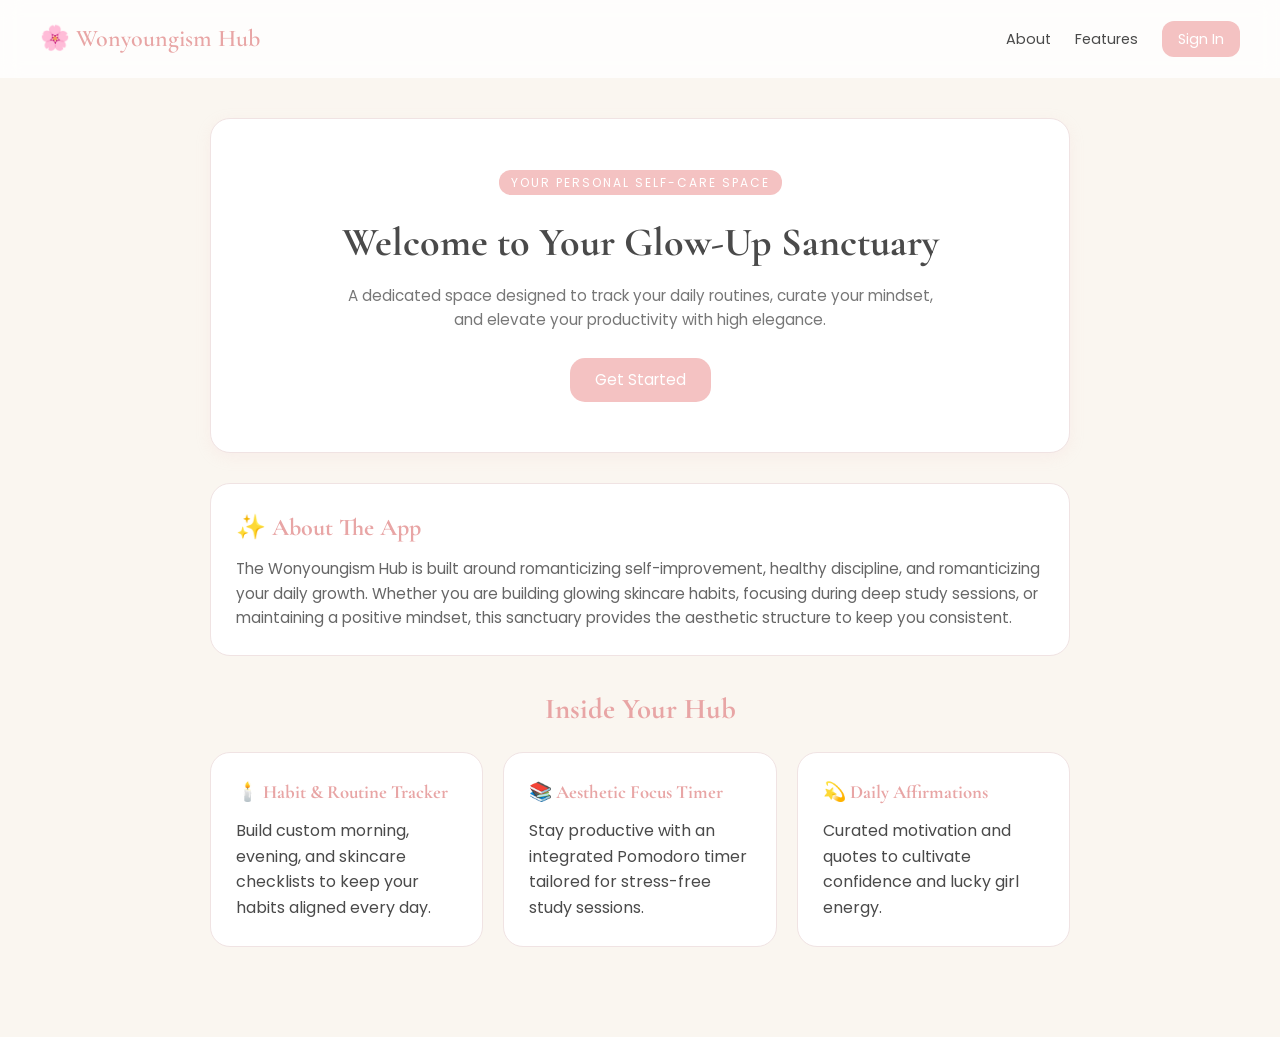
<file: index.html>
<!DOCTYPE html>
<html lang="en">
<head>
    <meta charset="UTF-8">
    <meta name="viewport" content="width=device-width, initial-scale=1.0">
    <title>Wonyoungism Sanctuary — Welcome</title>
    <link rel="stylesheet" href="styles.css">
    <link rel="preconnect" href="https://fonts.googleapis.com">
    <link rel="preconnect" href="https://fonts.gstatic.com" crossorigin>
    <link href="https://fonts.googleapis.com/css2?family=Cormorant+Garamond:ital,wght@0,400;0,600;1,400&family=Poppins:wght@300;400;500&display=swap" rel="stylesheet">
</head>
<body>

    <header>
        <div class="logo">🌸 Wonyoungism Hub</div>
        <nav>
            <a href="#about">About</a>
            <a href="#features">Features</a>
            <a href="signin.html" class="nav-btn">Sign In</a>
        </nav>
    </header>

    <main class="container">
        <section class="hero">
            <span class="tag">Your Personal Self-Care Space</span>
            <h1>Welcome to Your Glow-Up Sanctuary</h1>
            <p class="subtitle">A dedicated space designed to track your daily routines, curate your mindset, and elevate your productivity with high elegance.</p>
            <div style="margin-top: 25px;">
                <a href="signin.html" class="btn">Get Started</a>
            </div>
        </section>

        <section id="about" class="card info-section">
            <h2>✨ About The App</h2>
            <p>
                The Wonyoungism Hub is built around romanticizing self-improvement, healthy discipline, and romanticizing your daily growth. Whether you are building glowing skincare habits, focusing during deep study sessions, or maintaining a positive mindset, this sanctuary provides the aesthetic structure to keep you consistent.
            </p>
        </section>

        <section id="features" style="margin-top: 30px;">
            <h2 style="font-family: var(--font-heading); font-size: 1.8rem; text-align: center; margin-bottom: 20px; color: var(--soft-rose);">Inside Your Hub</h2>
            <div class="grid">
                <div class="card">
                    <h3>🕯️ Habit & Routine Tracker</h3>
                    <p>Build custom morning, evening, and skincare checklists to keep your habits aligned every day.</p>
                </div>
                <div class="card">
                    <h3>📚 Aesthetic Focus Timer</h3>
                    <p>Stay productive with an integrated Pomodoro timer tailored for stress-free study sessions.</p>
                </div>
                <div class="card">
                    <h3>💫 Daily Affirmations</h3>
                    <p>Curated motivation and quotes to cultivate confidence and lucky girl energy.</p>
                </div>
            </div>
        </section>
    </main>

</body>
</html>
</file>
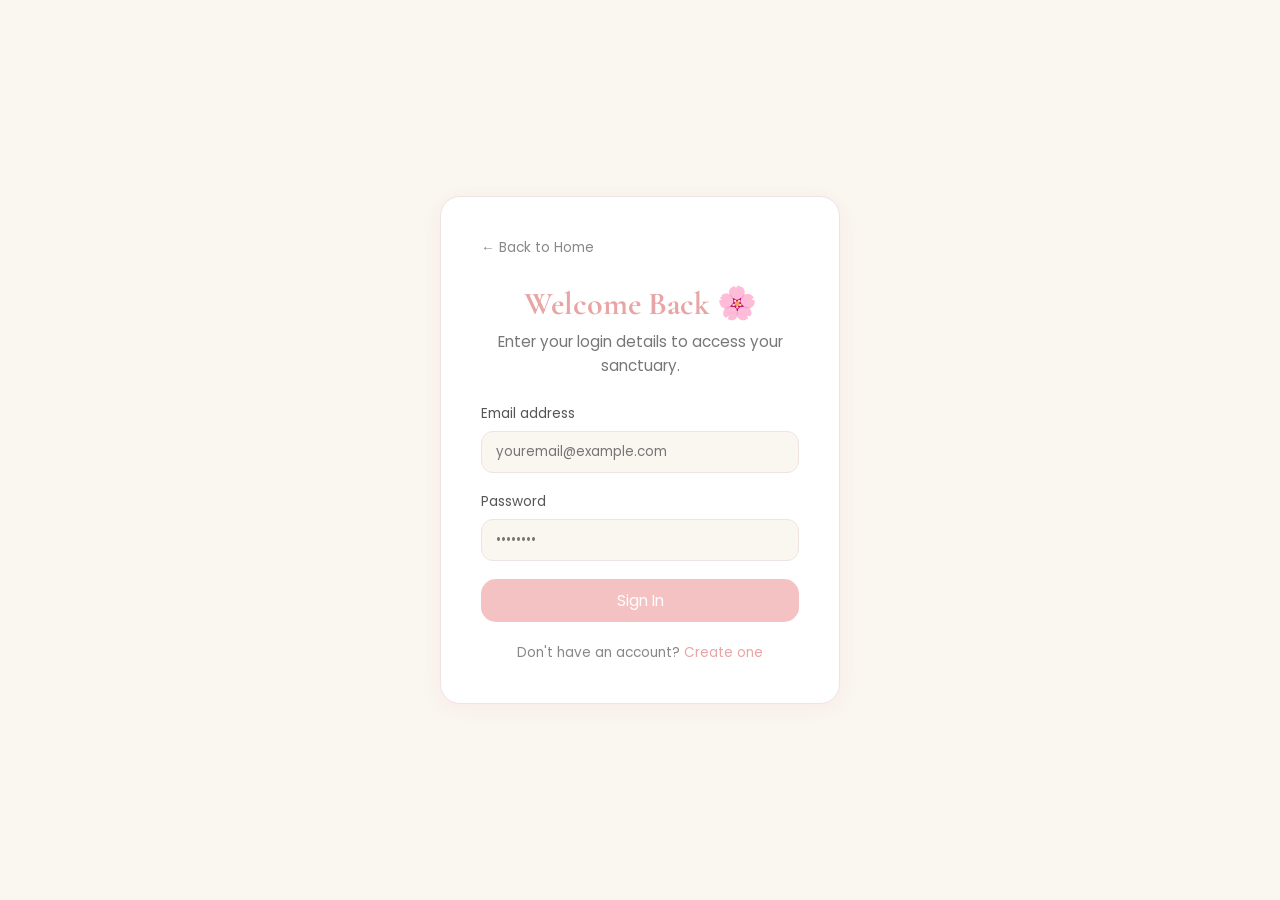
<file: signin.html>
<!DOCTYPE html>
<html lang="en">
<head>
    <meta charset="UTF-8">
    <meta name="viewport" content="width=device-width, initial-scale=1.0">
    <title>Sign In — Wonyoungism Sanctuary</title>
    <link rel="stylesheet" href="styles.css">
    <link rel="preconnect" href="https://fonts.googleapis.com">
    <link rel="preconnect" href="https://fonts.gstatic.com" crossorigin>
    <link href="https://fonts.googleapis.com/css2?family=Cormorant+Garamond:ital,wght@0,400;0,600;1,400&family=Poppins:wght@300;400;500&display=swap" rel="stylesheet">
</head>
<body class="auth-body">

    <div class="auth-card">
        <a href="index.html" class="back-link">← Back to Home</a>
        <h2>Welcome Back 🌸</h2>
        <p class="subtitle">Enter your login details to access your sanctuary.</p>

        <form class="auth-form" onsubmit="event.preventDefault(); alert('Signed in successfully!');">
            <div class="form-group">
                <label for="email">Email address</label>
                <input type="email" id="email" placeholder="youremail@example.com" required>
            </div>

            <div class="form-group">
                <label for="password">Password</label>
                <input type="password" id="password" placeholder="••••••••" required>
            </div>

            <button type="submit" class="btn full-width">Sign In</button>
        </form>

        <p class="auth-footer">Don't have an account? <a href="#">Create one</a></p>
    </div>

</body>
</html>
</file>
<file: styles.css>
:root {
    --bg-color: #FAF6F0;
    --card-bg: #FFFFFF;
    --accent-pink: #F4C2C2;
    --soft-rose: #E8A5A5;
    --text-color: #4A4A4A;
    --border-color: #F0E3E3;
    --font-heading: 'Cormorant Garamond', serif;
    --font-body: 'Poppins', sans-serif;
}

* {
    box-sizing: border-box;
    margin: 0;
    padding: 0;
}

body {
    background-color: var(--bg-color);
    color: var(--text-color);
    font-family: var(--font-body);
    line-height: 1.6;
    padding-bottom: 50px;
}

/* Header & Nav */
header {
    display: flex;
    justify-content: space-between;
    align-items: center;
    padding: 20px 40px;
    background: rgba(255, 255, 255, 0.8);
    backdrop-filter: blur(10px);
    position: sticky;
    top: 0;
    z-index: 100;
}

.logo {
    font-family: var(--font-heading);
    font-size: 1.5rem;
    font-weight: 600;
    color: var(--soft-rose);
}

nav a {
    margin-left: 20px;
    text-decoration: none;
    color: var(--text-color);
    font-size: 0.9rem;
    transition: color 0.3s;
}

nav a:hover {
    color: var(--soft-rose);
}

.nav-btn {
    background: var(--accent-pink);
    color: white;
    padding: 8px 16px;
    border-radius: 12px;
}

.nav-btn:hover {
    background: var(--soft-rose);
    color: white;
}

/* Main Container */
.container {
    max-width: 900px;
    margin: 40px auto;
    padding: 0 20px;
}

/* Hero Section */
.hero {
    background: var(--card-bg);
    border: 1px solid var(--border-color);
    padding: 50px 30px;
    border-radius: 20px;
    text-align: center;
    margin-bottom: 30px;
    box-shadow: 0 4px 15px rgba(244, 194, 194, 0.15);
}

.tag {
    font-size: 0.75rem;
    text-transform: uppercase;
    letter-spacing: 2px;
    background: var(--accent-pink);
    color: white;
    padding: 4px 12px;
    border-radius: 12px;
}

.hero h1 {
    font-family: var(--font-heading);
    font-size: 2.5rem;
    margin: 15px 0 10px;
}

.subtitle {
    font-size: 0.95rem;
    color: #777;
    max-width: 600px;
    margin: 0 auto;
}

/* Buttons */
.btn {
    display: inline-block;
    background: var(--accent-pink);
    color: white;
    text-decoration: none;
    border: none;
    padding: 10px 25px;
    border-radius: 15px;
    cursor: pointer;
    font-family: var(--font-body);
    font-size: 0.95rem;
    transition: background 0.3s;
}

.btn:hover {
    background: var(--soft-rose);
}

.full-width {
    width: 100%;
}

/* Cards & Grid */
.grid {
    display: grid;
    grid-template-columns: repeat(auto-fit, minmax(250px, 1fr));
    gap: 20px;
}

.card {
    background: var(--card-bg);
    border: 1px solid var(--border-color);
    padding: 25px;
    border-radius: 20px;
}

.card h2, .card h3 {
    font-family: var(--font-heading);
    color: var(--soft-rose);
    margin-bottom: 10px;
}

.info-section p {
    font-size: 0.95rem;
    color: #666;
}

/* Sign-In Page Layout */
.auth-body {
    display: flex;
    justify-content: center;
    align-items: center;
    min-height: 100vh;
    padding-bottom: 0;
}

.auth-card {
    background: var(--card-bg);
    border: 1px solid var(--border-color);
    padding: 40px;
    border-radius: 20px;
    width: 100%;
    max-width: 400px;
    box-shadow: 0 4px 20px rgba(244, 194, 194, 0.2);
    text-align: center;
}

.back-link {
    display: block;
    text-align: left;
    color: #888;
    text-decoration: none;
    font-size: 0.85rem;
    margin-bottom: 20px;
}

.back-link:hover {
    color: var(--soft-rose);
}

.auth-card h2 {
    font-family: var(--font-heading);
    font-size: 2rem;
    color: var(--soft-rose);
}

.auth-form {
    margin-top: 25px;
    text-align: left;
}

.form-group {
    margin-bottom: 18px;
}

.form-group label {
    display: block;
    font-size: 0.85rem;
    margin-bottom: 6px;
    color: #555;
}

.form-group input {
    width: 100%;
    padding: 10px 14px;
    border: 1px solid var(--border-color);
    border-radius: 12px;
    font-family: var(--font-body);
    outline: none;
    background: #FAF6F0;
}

.form-group input:focus {
    border-color: var(--soft-rose);
}

.auth-footer {
    margin-top: 20px;
    font-size: 0.85rem;
    color: #888;
}

.auth-footer a {
    color: var(--soft-rose);
    text-decoration: none;
}
</file>
